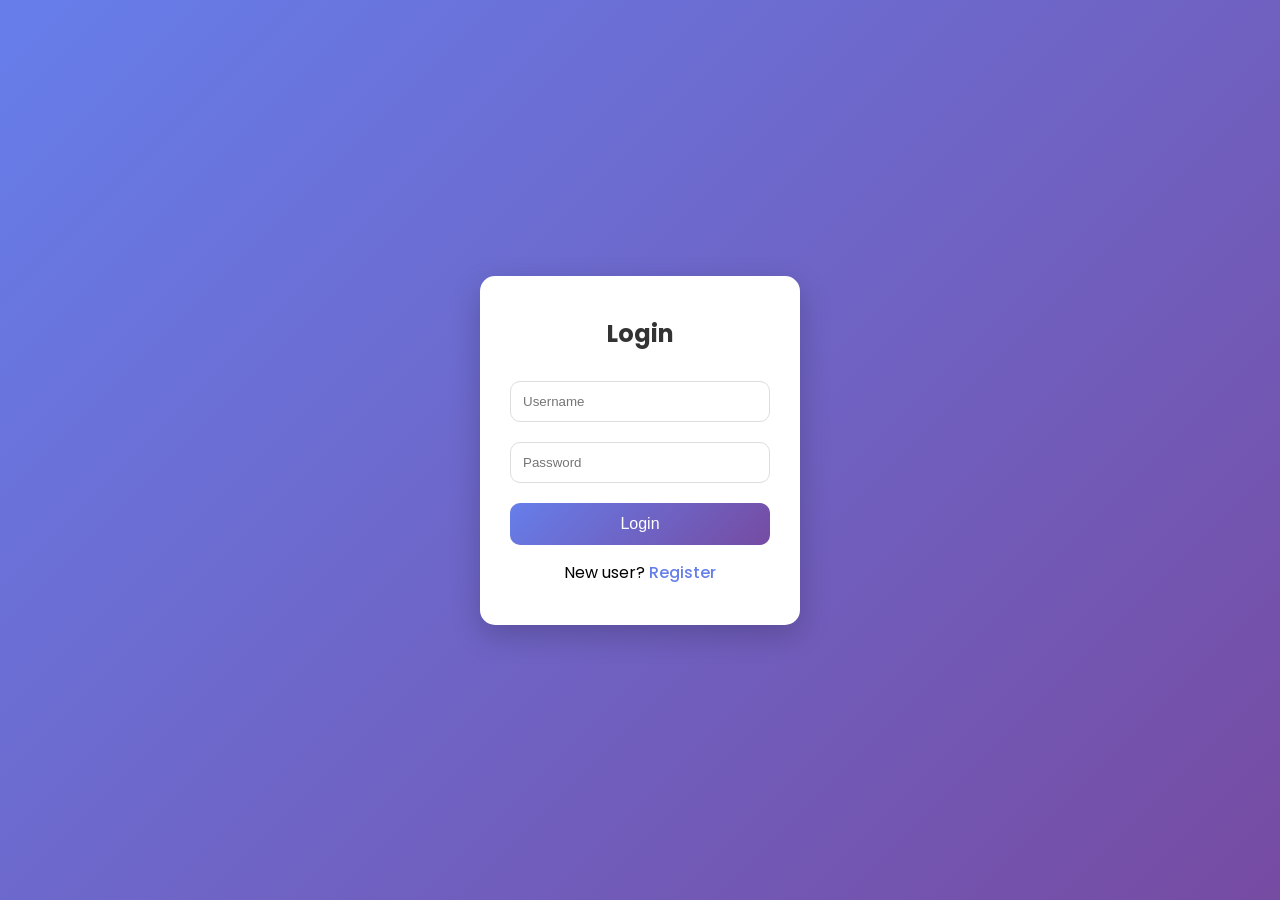
<file: login.html>
<!DOCTYPE html>
<html>
<head>
    <title>Login</title>

    <link rel="stylesheet" href="auth.css">
</head>

<body>

<div class="container">

    <h2>Login</h2>

    <input type="text" id="username" placeholder="Username">
    <input type="password" id="password" placeholder="Password">

    <button onclick="login()">Login</button>

    <p>New user? <a href="register.html">Register</a></p>

</div>

<script src="auth.js"></script>

</body>
</html>
</file>
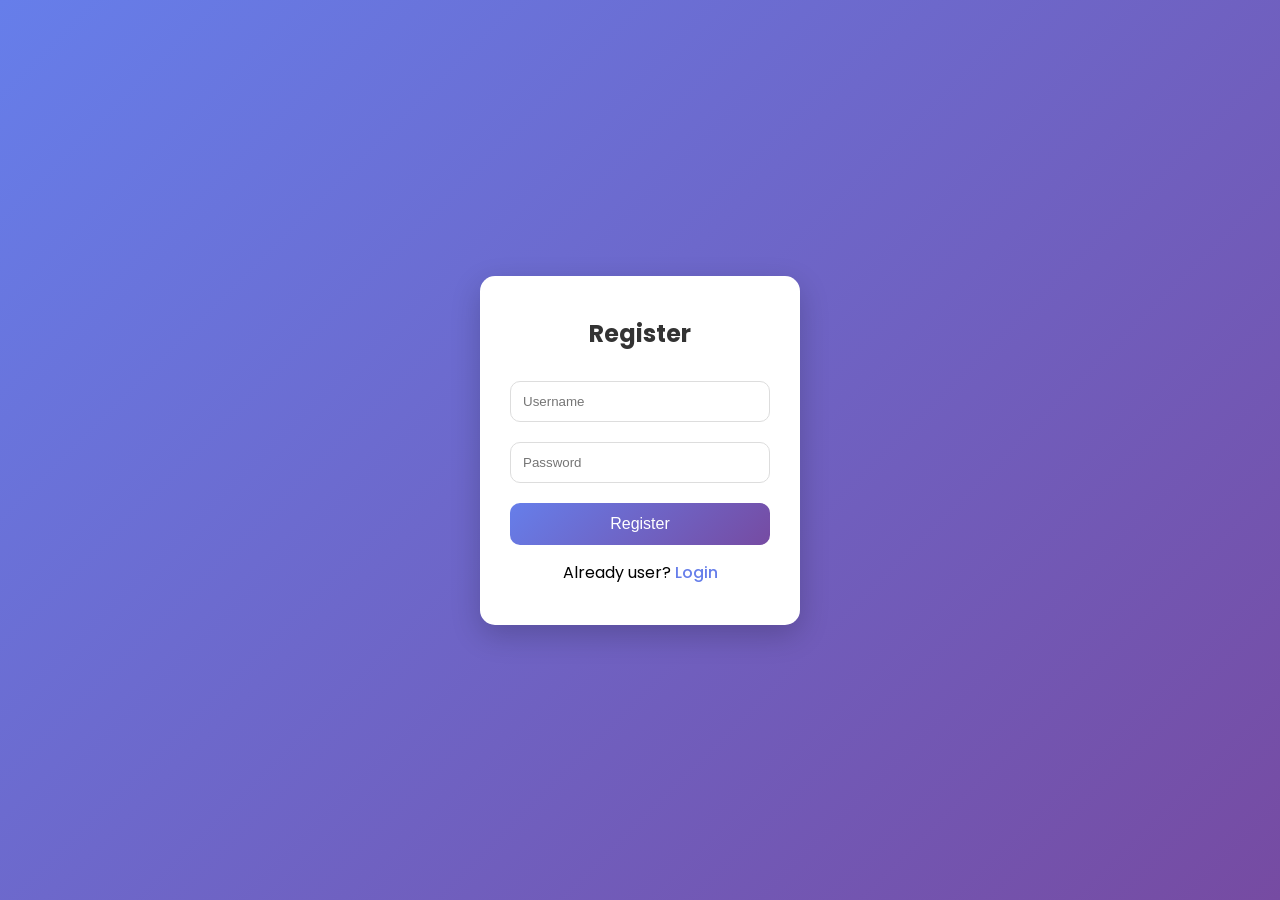
<file: register.html>
<!DOCTYPE html>
<html>
<head>
    <title>Register</title>

    <!-- LINK CSS (IMPORTANT) -->
    <link rel="stylesheet" href="auth.css">
</head>

<body>

<div class="container">

    <h2>Register</h2>

    <input type="text" id="username" placeholder="Username">
    <input type="password" id="password" placeholder="Password">

    <button onclick="register()">Register</button>

    <p>Already user? <a href="login.html">Login</a></p>

</div>

<script src="auth.js"></script>

</body>
</html>
</file>
<file: auth.css>
@import url('https://fonts.googleapis.com/css2?family=Poppins:wght@300;500;600&display=swap');

* {
    margin: 0;
    padding: 0;
    box-sizing: border-box;
}

body {
    font-family: 'Poppins', sans-serif;
    height: 100vh;
    background: linear-gradient(135deg, #667eea, #764ba2);
    display: flex;
    justify-content: center;
    align-items: center;
}

/* CARD CONTAINER */
.container {
    background: white;
    padding: 40px 30px;
    border-radius: 15px;
    width: 320px;
    text-align: center;
    box-shadow: 0 10px 30px rgba(0,0,0,0.2);
}

/* TITLE */
h2 {
    margin-bottom: 20px;
    color: #333;
}

/* INPUT */
input {
    width: 100%;
    padding: 12px;
    margin: 10px 0;
    border-radius: 10px;
    border: 1px solid #ddd;
    outline: none;
    transition: 0.3s;
}

input:focus {
    border-color: #667eea;
    box-shadow: 0 0 5px rgba(102,126,234,0.5);
}

/* BUTTON */
button {
    width: 100%;
    padding: 12px;
    background: linear-gradient(135deg, #667eea, #764ba2);
    color: white;
    border: none;
    border-radius: 10px;
    cursor: pointer;
    font-size: 16px;
    margin-top: 10px;
    transition: 0.3s;
}

button:hover {
    transform: scale(1.05);
    opacity: 0.9;
}

/* LINK */
p {
    margin-top: 15px;
}

a {
    color: #667eea;
    text-decoration: none;
    font-weight: 500;
}

a:hover {
    text-decoration: underline;
}
</file>
